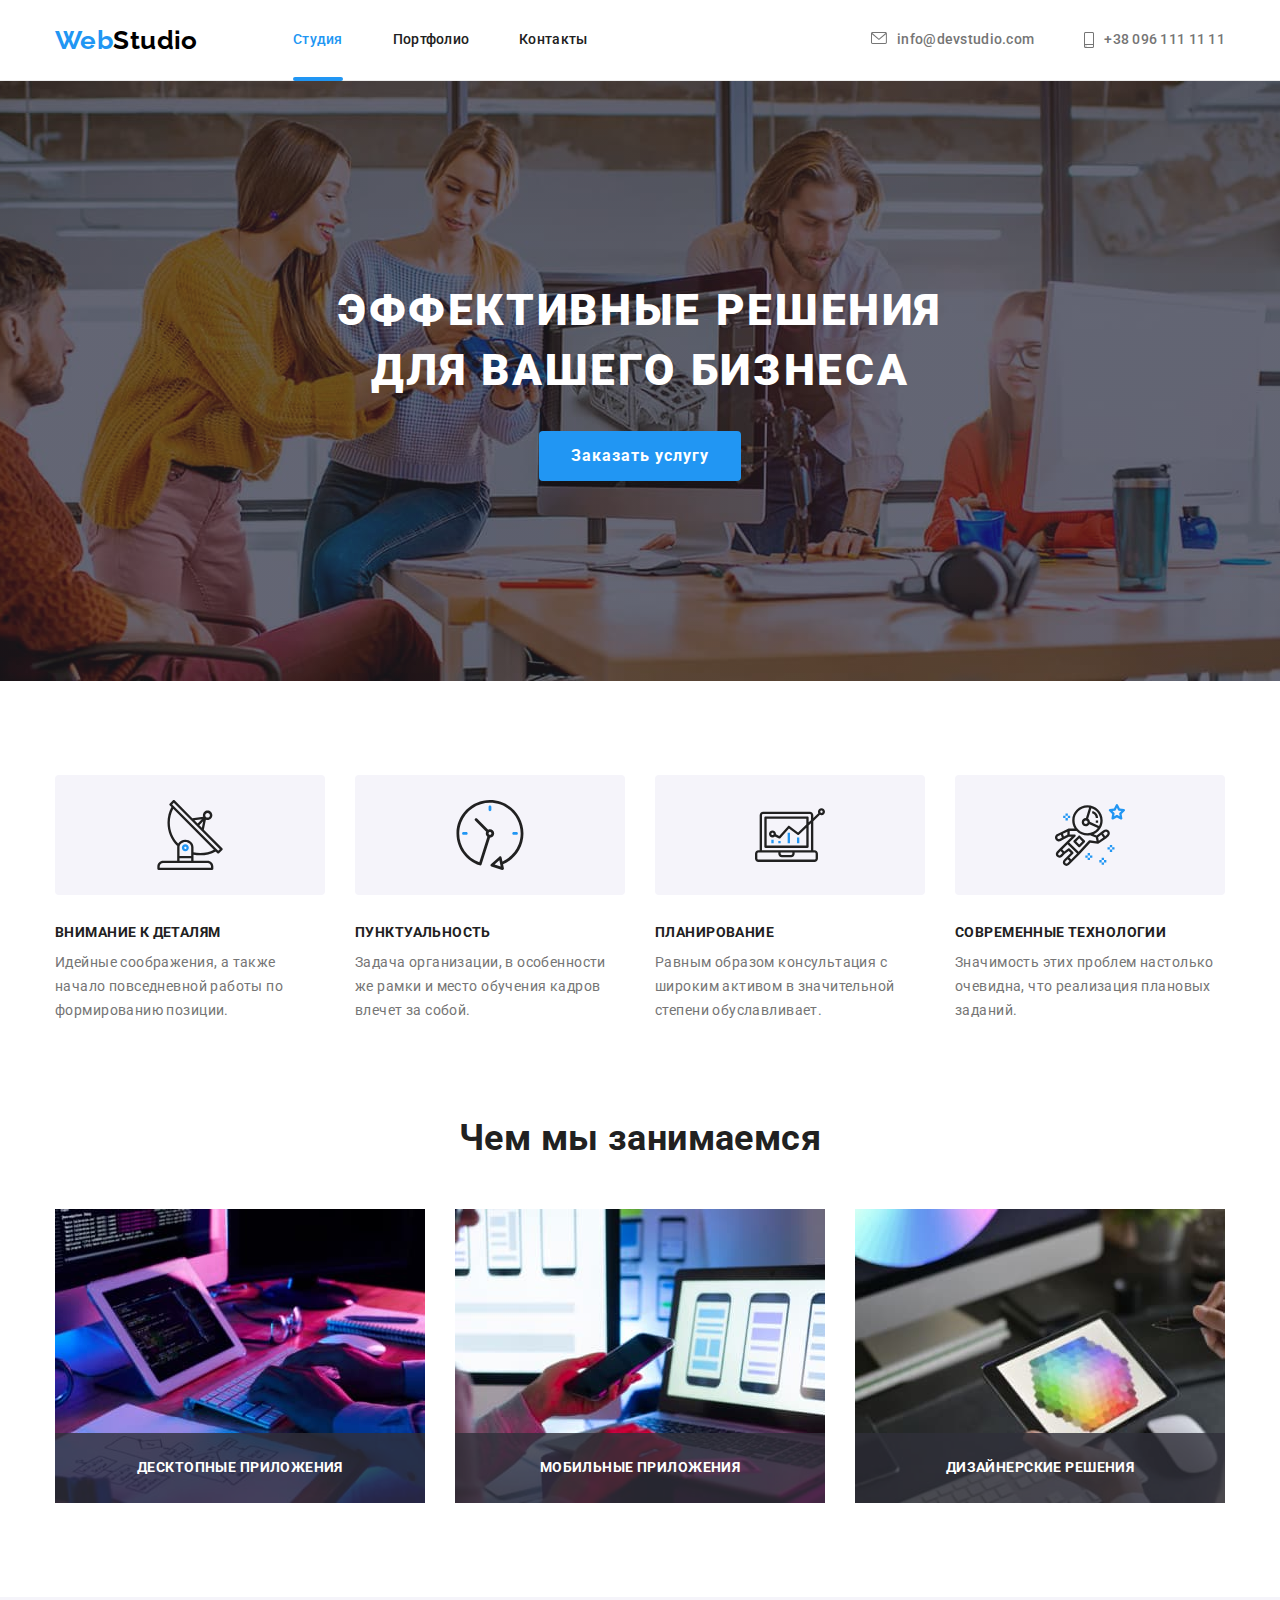
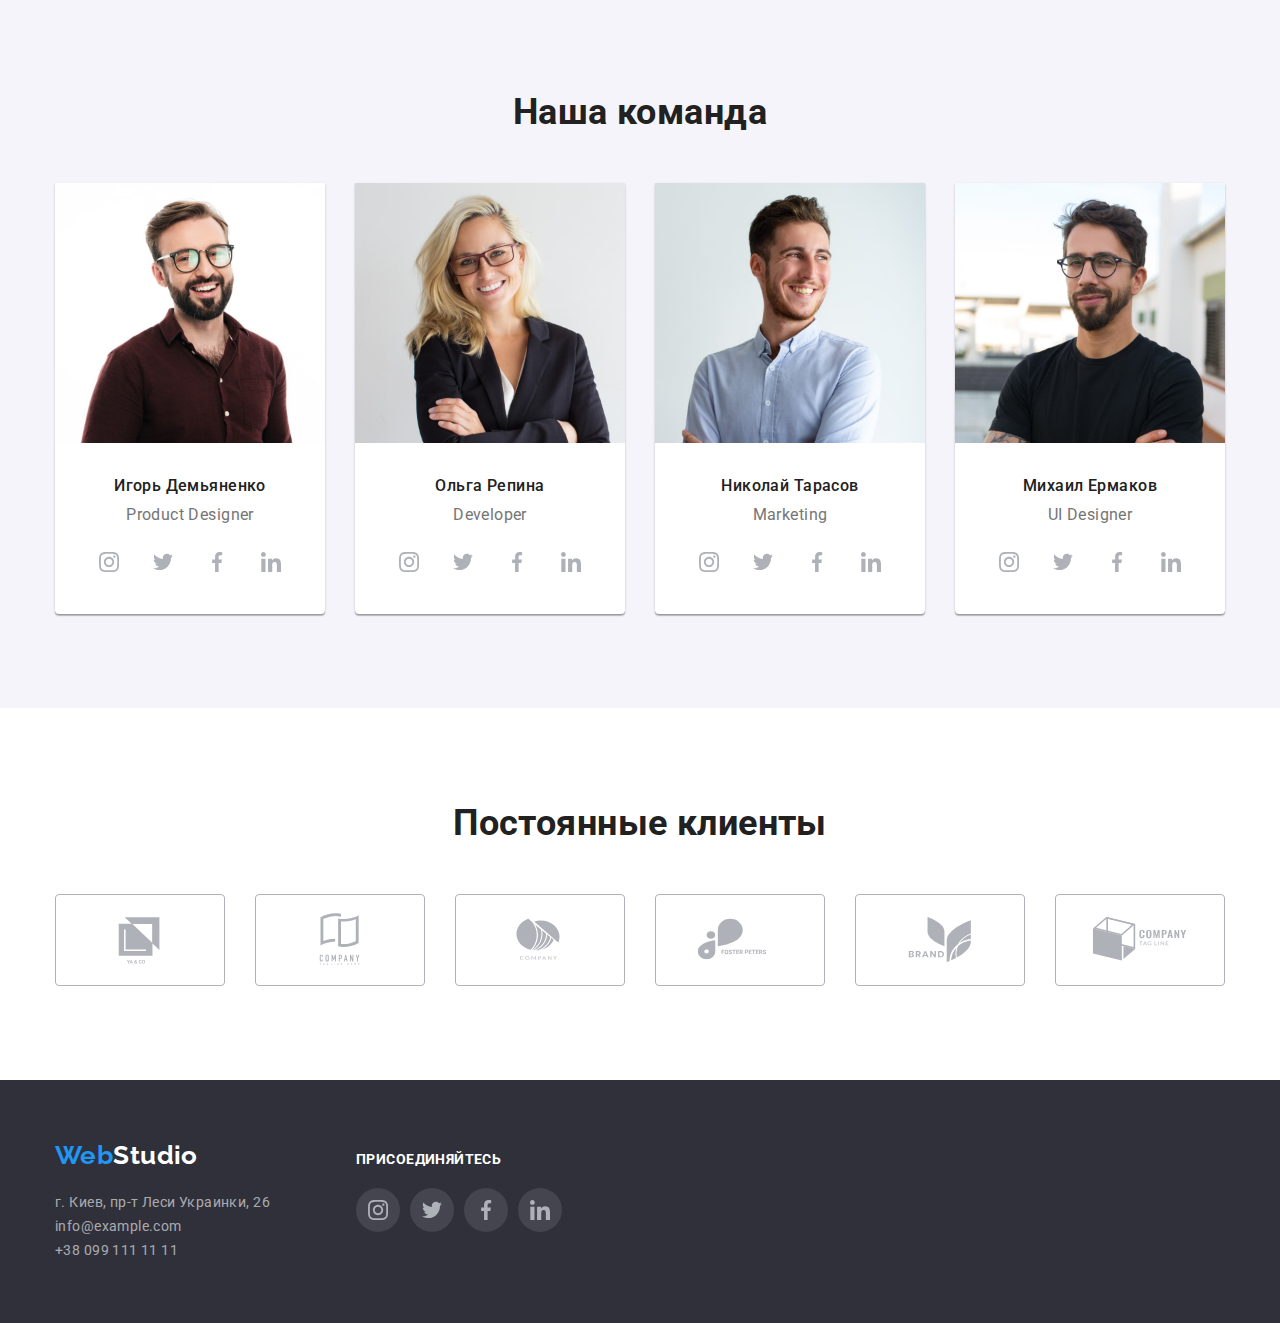
<file: index.html>
<!DOCTYPE html>
<html lang="ru">
<head>
    <meta charset="UTF-8">
    <meta http-equiv="X-UA-Compatible" content="IE=edge">
    <meta name="viewport" content="width=device-width, initial-scale=1.0">
    <title>Document</title>
    <link href="https://fonts.googleapis.com/css2?family=Raleway:wght@700&family=Roboto:wght@400;500;700;900&display=swap"
        rel="stylesheet">
    <link rel="stylesheet" href="https://cdnjs.cloudflare.com/ajax/libs/modern-normalize/1.1.0/modern-normalize.min.css">
    <link rel="stylesheet" href="./css/styles.css"/>
</head>
<body>
    <header>
        <div class="container main-nav">
        <nav class="main-nav">
            <a href="./index.html" class="logo">Web<span class="head-part">Studio</span></a>
            <ul class="site-nav">
                <li class="item"><a href="./index.html" class="current">Студия</a></li>
                <li class="item"><a href="./portfolio.html">Портфолио</a></li>
                <li class="item"><a href="">Контакты</a></li>
            </ul>
        </nav>
        <ul class="auth-nav">
            <li class="item"><a class="auth-nav-link" href="mailto:info@devstudio.com">
                <svg class="auth-nav-icon" width="16" height="12">
                    <use href="./images/icons.svg#envelope"></use>
                </svg>
                info@devstudio.com</a>
            </li>
            <li class="item"><a class="auth-nav-link" href="tel:+380961111111">
                <svg class="auth-nav-icon" width="10" height="16">
                    <use href="./images/icons.svg#smartphone"></use>
                </svg>
                +38 096 111 11 11</a>
            </li>
        </ul>
        </div>
    </header>
    <main class="studio-page">
        <div class="hero-background">
        <section class="hero">            
            <div class="container">
            <h1>Эффективные решения для вашего бизнеса</h1>
            <button data-modal-open type="button" class="filter-btn button-main">Заказать услугу</button>
            </div>
        </section>
        </div>
        <section class="section advantages">
            <div class="container">
            <h2 class="hidden">Преимущества работы с WebStudio</h2>
            <ul class="advantages-list">
                <li class="item">
                    <div class="icon">
                    <svg class="advantages-icon">
                        <use href="./images/icons.svg#antenna"></use>
                    </svg>
                    </div>
                    <h3 class="subtitle">Внимание к деталям</h3>
                    <p>Идейные соображения, а также начало повседневной работы по формированию позиции.</p>
                </li>
                <li class="item">
                    <div class="icon">
                    <svg class="advantages-icon">
                        <use href="./images/icons.svg#clock"></use>
                    </svg>
                    </div>
                    <h3 class="subtitle">Пунктуальность</h3>
                    <p>Задача организации, в особенности же рамки и место обучения кадров влечет за собой.</p>
                </li>
                <li class="item">
                    <div class="icon">
                    <svg class="advantages-icon">
                        <use href="./images/icons.svg#diagram"></use>
                    </svg>
                    </div>
                    <h3 class="subtitle">Планирование</h3>
                    <p>Равным образом консультация с широким активом в значительной степени обуславливает.</p>
                </li>
                <li class="item">
                    <div class="icon">
                    <svg class="advantages-icon">
                        <use href="./images/icons.svg#astronaut"></use>
                    </svg>
                    </div>
                    <h3 class="subtitle">Современные технологии</h3>
                    <p>Значимость этих проблем настолько очевидна, что реализация плановых заданий.</p>
                </li>
            </ul>
            </div>
        </section>
        <section class="section advantages">
            <div class="container">
            <h2 class="section-title">Чем мы занимаемся</h2>
            <ul class="advantages-list">
                <li class="photo-item"><img src="./images/image1.jpg" 
                         alt="человек печатает на клавиатуре на рабочем офисном месте" 
                         width="370"/>
                         <div class="block-descript">
                         <p class="photo-descript">Десктопные приложения</p>
                         </div>
                </li>
                <li class="photo-item"><img src="./images/image2.jpg"
                         alt="человек сидит за столом, перед ноутбуком и держит в руке телефон"
                         width="370"/>
                        <div class="block-descript">
                         <p class="photo-descript">Мобильные приложения</p></div>
                </li>
                <li class="photo-item"><img src="./images/image3.jpg"
                         alt="человек сидит за столом и держит в руках планшет" 
                         width="370"/>
                        <div class="block-descript">
                         <p class="photo-descript">Дизайнерские решения</p></div>
                </li>
            </ul>
            </div>
        </section>
        <section class="section team">
            <div class="container">
            <h2 class="section-title">Наша команда</h2>
            <ul class="team-list">
                <li class="team-item">
                    <img src="./images/igor.jpg" alt="Игорь Демьяненко" width="270"/>
                    <div class="card-item">
                    <h3 class="subtitle">Игорь Демьяненко</h3>
                    <p>Product Designer</p>
                    <ul class="team-contacts-list">
                        <li class="team-contacts">
                            <a class="team-link" href="">
                                <svg class="team-contacts-icon">
                            <use href="./images/icons.svg#instagram"></use>
                        </svg></a></li>
                        <li class="team-contacts">
                            <a class="team-link" href="">
                                <svg class="team-contacts-icon">
                            <use href="./images/icons.svg#twitter"></use>
                        </svg></a></li>
                        <li class="team-contacts">
                            <a class="team-link" href="">
                                <svg class="team-contacts-icon">
                            <use href="./images/icons.svg#facebook"></use>
                        </svg></a></li>
                        <li class="team-contacts">
                            <a class="team-link" href="">
                                <svg class="team-contacts-icon">
                            <use href="./images/icons.svg#linkedin"></use>
                        </svg></a></li>
                    </ul>
                    </div>
                </li>
                <li class="team-item">
                    <img src="./images/olga.jpg" alt="Ольга Репина" width="270"/>
                    <div class="card-item">
                    <h3 class="subtitle">Ольга Репина</h3>
                    <p>Developer</p>
                    <ul class="team-contacts-list">
                        <li class="team-contacts">
                            <a class="team-link" href="">
                                <svg class="team-contacts-icon">
                                    <use href="./images/icons.svg#instagram"></use>
                                </svg></a>
                        </li>
                        <li class="team-contacts">
                            <a class="team-link" href="">
                                <svg class="team-contacts-icon">
                                    <use href="./images/icons.svg#twitter"></use>
                                </svg></a>
                        </li>
                        <li class="team-contacts">
                            <a class="team-link" href="">
                                <svg class="team-contacts-icon">
                                    <use href="./images/icons.svg#facebook"></use>
                                </svg></a>
                        </li>
                        <li class="team-contacts">
                            <a class="team-link" href="">
                                <svg class="team-contacts-icon">
                                    <use href="./images/icons.svg#linkedin"></use>
                                </svg></a>
                        </li>
                    </ul>
                    </div>
                </li>
                <li class="team-item">
                    <img src="./images/nikolai.jpg" alt="Николай Тарасов" width="270"/>
                    <div class="card-item">
                    <h3 class="subtitle">Николай Тарасов</h3>
                    <p>Marketing</p>
                    <ul class="team-contacts-list">
                        <li class="team-contacts">
                            <a class="team-link" href="">
                                <svg class="team-contacts-icon">
                                    <use href="./images/icons.svg#instagram"></use>
                                </svg></a>
                        </li>
                        <li class="team-contacts">
                            <a class="team-link" href="">
                                <svg class="team-contacts-icon">
                                    <use href="./images/icons.svg#twitter"></use>
                                </svg></a>
                        </li>
                        <li class="team-contacts">
                            <a class="team-link" href="">
                                <svg class="team-contacts-icon">
                                    <use href="./images/icons.svg#facebook"></use>
                                </svg></a>
                        </li>
                        <li class="team-contacts">
                            <a class="team-link" href="">
                                <svg class="team-contacts-icon">
                                    <use href="./images/icons.svg#linkedin"></use>
                                </svg></a>
                        </li>
                    </ul>
                    </div>
                </li>
                <li class="team-item">                    
                    <img src="./images/michael.jpg" alt="Михаил Ермаков" width="270"/>
                    <div class="card-item">
                    <h3 class="subtitle">Михаил Ермаков</h3>
                    <p>UI Designer</p>
                    <ul class="team-contacts-list">
                        <li class="team-contacts">
                            <a class="team-link" href="">
                                <svg class="team-contacts-icon">
                                    <use href="./images/icons.svg#instagram"></use>
                                </svg></a>
                        </li>
                        <li class="team-contacts">
                            <a class="team-link" href="">
                                <svg class="team-contacts-icon">
                                    <use href="./images/icons.svg#twitter"></use>
                                </svg></a>
                        </li>
                        <li class="team-contacts">
                            <a class="team-link" href="">
                                <svg class="team-contacts-icon">
                                    <use href="./images/icons.svg#facebook"></use>
                                </svg></a>
                        </li>
                        <li class="team-contacts">
                            <a class="team-link" href="">
                                <svg class="team-contacts-icon">
                                    <use href="./images/icons.svg#linkedin"></use>
                                </svg></a>
                        </li>
                    </ul>
                    </div>
                </li>
            </ul>
            </div>
        </section>
        <section class="section clientel">
            <div class="container">
                <h2 class="section-title">Постоянные клиенты</h2>
                <ul class="clientel-list">
                    <li class="clientel-item">
                        <a class="clientel-link" href="">
                            <svg class="clientel-icon">
                                <use href="./images/icons.svg#logo"></use>
                            </svg>                            
                        </a>
                    </li>
                    <li class="clientel-item">
                        <a class="clientel-link" href="">
                            <svg class="clientel-icon">
                                <use href="./images/icons.svg#logo1"></use>
                            </svg>
                        </a>
                    </li>
                    <li class="clientel-item">
                        <a class="clientel-link" href="">
                            <svg class="clientel-icon">
                                <use href="./images/icons.svg#logo2"></use>
                            </svg>
                        </a>
                    </li>
                    <li class="clientel-item">
                        <a class="clientel-link" href="">
                            <svg class="clientel-icon">
                                <use href="./images/icons.svg#logo3"></use>
                            </svg>
                        </a>
                    </li>
                    <li class="clientel-item">
                        <a class="clientel-link" href="">
                            <svg class="clientel-icon">
                                <use href="./images/icons.svg#logo4"></use>
                            </svg>
                        </a>
                    </li>
                    <li class="clientel-item">
                        <a class="clientel-link" href="">
                            
                            <svg class="clientel-icon">
                                <use href="./images/icons.svg#logo5"></use>
                            </svg>
                        </a>
                    </li>
                </ul>
            </div>
        </section>
    </main>
    <footer>
        <div class="container footer">
        <div class="container-address">
        <a href="./index.html" class="logo">Web<span class="foot-part">Studio</span></a>
        <address>
            <ul>
                <li><a href="https://goo.gl/maps/piqngm7oDQpEDh6u6" target="_blank" rel="noopener nofollow noreferrer" class="map">г. Киев, пр-т Леси Украинки, 26</a></li>
                <li><a href="mailto:info@example.com" class="contact">info@example.com</a></li>
                <li><a href="tel:+380991111111" class="contact">+38 099 111 11 11</a></li>
            </ul>
        </address>
        </div>
        <div class="container-link">
            <p class="invitation">Присоединяйтесь</p>
            <ul class="company-contacts-list">
                <li class="company-contacts-item">
                    <a class="company-contacts-link" href="">
                        <svg class="company-contacts-icon">
                            <use href="./images/icons.svg#instagram-f"></use>
                        </svg>
                    </a>
                </li>
                <li class="company-contacts-item">
                    <a class="company-contacts-link" href="">
                        <svg class="company-contacts-icon">
                            <use href="./images/icons.svg#twitter-f"></use>
                        </svg>
                    </a>
                </li>
                <li class="company-contacts-item">
                    <a class="company-contacts-link" href="">
                        <svg class="company-contacts-icon">
                            <use href="./images/icons.svg#facebook-f"></use>
                        </svg>
                    </a>
                </li>
                <li class="company-contacts-item">
                    <a class="company-contacts-link" href="">
                        <svg class="company-contacts-icon">
                            <use href="./images/icons.svg#linkedin-f"></use>
                        </svg>
                    </a>
                </li>
            </ul>
        </div>
        </div>
    </footer>
    <div class="backdrop is-hidden" data-modal>
        <div class="modal">
            <button data-modal-close class="modal-btn">
                <svg class="modal-icon">
                    <use href="./images/icons.svg#close-black"></use>
                </svg>
            </button>
        </div>
    </div>
    <script src="./js/modal.js"></script>
</body>
</html>
</file>
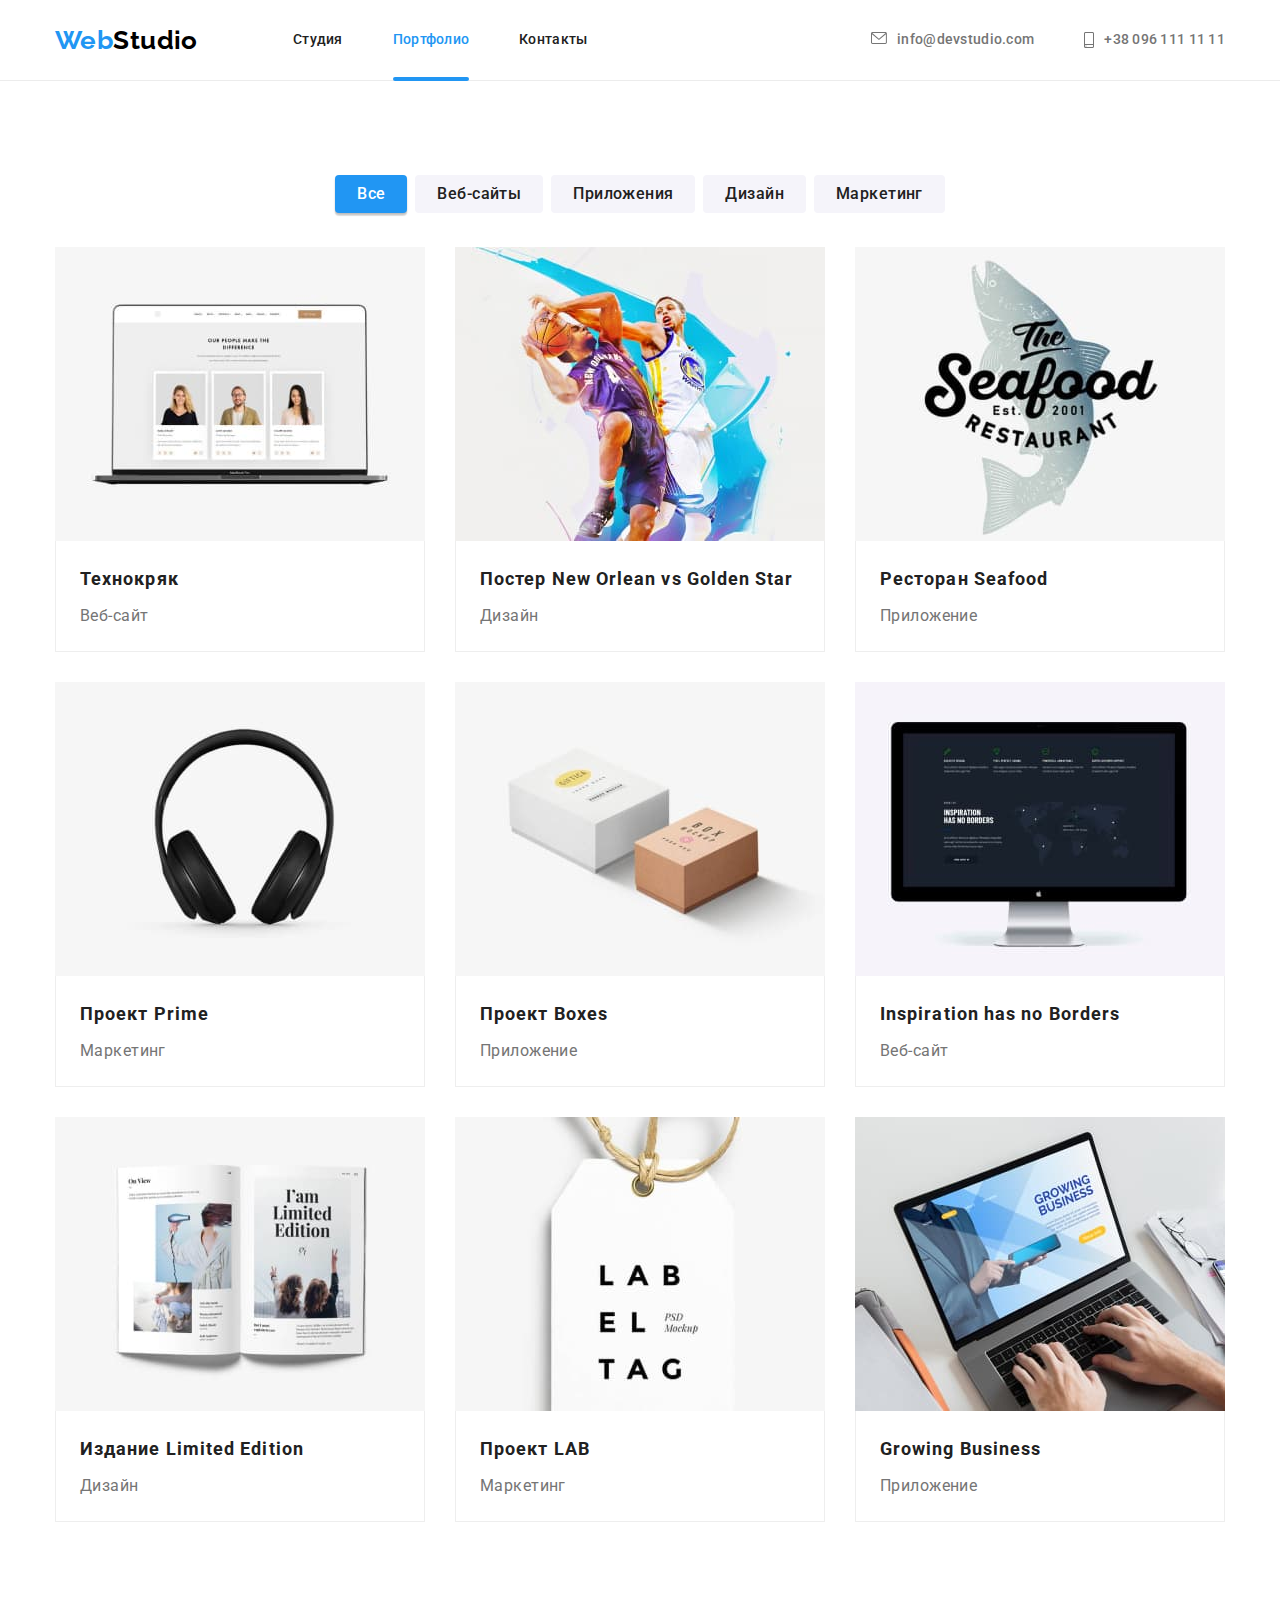
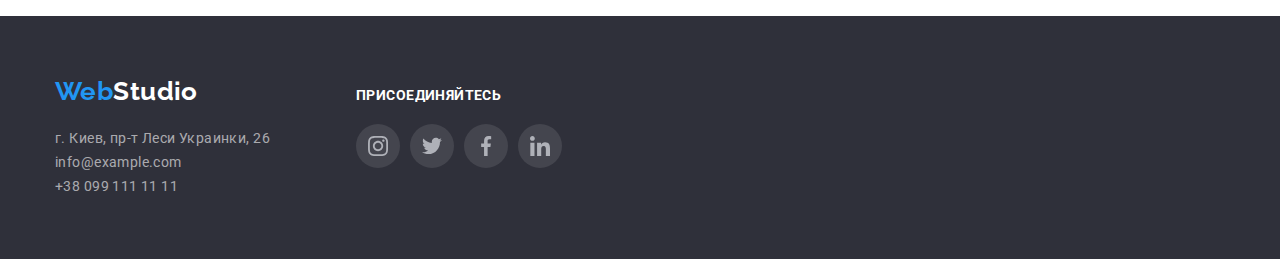
<file: portfolio.html>
<!DOCTYPE html>
<html lang="ru">
<head>
    <meta charset="UTF-8">
    <meta http-equiv="X-UA-Compatible" content="IE=edge">
    <meta name="viewport" content="width=device-width, initial-scale=1.0">
    <title>Document</title>
    <link href="https://fonts.googleapis.com/css2?family=Raleway:wght@700&family=Roboto:wght@400;500;700;900&display=swap"
        rel="stylesheet">
    <link rel="stylesheet" href="https://cdnjs.cloudflare.com/ajax/libs/modern-normalize/1.1.0/modern-normalize.min.css">
    <link rel="stylesheet" href="./css/styles.css"/>
</head>
<body>
    <header>
        <div class="container main-nav">
        <nav class="main-nav">
            <a href="./index.html" class="logo">Web<span class="head-part">Studio</span></a>
            <ul class="site-nav">
                <li class="item"><a href="./index.html">Студия</a></li>
                <li class="item"><a href="./portfolio.html" class="current">Портфолио</a></li>
                <li class="item"><a href="">Контакты</a></li>
            </ul>
        </nav>
        <ul class="auth-nav">
            <li class="item"><a class="auth-nav-link" href="mailto:info@devstudio.com">
                    <svg class="auth-nav-icon" width="16" height="12">
                        <use href="./images/icons.svg#envelope"></use>
                    </svg>
                    info@devstudio.com</a>
            </li>
            <li class="item"><a class="auth-nav-link" href="tel:+380961111111">
                    <svg class="auth-nav-icon" width="10" height="16">
                        <use href="./images/icons.svg#smartphone"></use>
                    </svg>
                    +38 096 111 11 11</a>
            </li>
        </ul>
        </div>
    </header>
    <main class="portfolio-page">
        <div class="container">
        <h1 class="hidden">Примеры работ</h1>
        <ul class="filter">
            <li><button type="button" class="filter-btn current">Все</button></li>
            <li><button type="button" class="filter-btn">Веб-сайты</button></li>
            <li><button type="button" class="filter-btn">Приложения</button></li>
            <li><button type="button" class="filter-btn">Дизайн</button></li>
            <li><button type="button" class="filter-btn">Маркетинг</button></li>
        </ul>
        <ul class="portfolio-list">
            <li class="item">
                <a class="link" href="">
                    <div class="card-img"><img src="./images/tech.jpg" alt="страница сайта на экране ноутбука" width="370"/>
                    <div class="overlay-text">Ресурс предлагает комплексные предложения с разным уровнем функционала и сервисов. Все это позволит посетителю получить
                    исчерпывающие сведения о компании или частном лице.</div>
                    </div>                    
                <div class="card-item">        
                    <h2 class="subtitle">Технокряк</h2>
                    <p>Веб-сайт</p>
                </div>
                </a>
            </li>
            <li class="item">
                <a class="link" href="">
                <div class="card-img"><img src="./images/basketball.jpg" alt="два баскетболиста" width="370" />
                    <div class="overlay-text">Ресурс предлагает комплексные предложения с разным уровнем функционала и сервисов. Все это
                        позволит посетителю получить
                        исчерпывающие сведения о компании или частном лице.</div>
                </div>
                <div class="card-item">
                    <h2 class="subtitle">Постер New Orlean vs Golden Star</h2>
                    <p>Дизайн</p>
                </div>
            </a>
            </li>
            <li class="item">
                <a class="link" href="">
                    <div class="card-img"><img src="./images/seafood.jpg"
                        alt="логотип ресторана Seafood" width="370" />
                    <div class="overlay-text">Ресурс предлагает комплексные предложения с разным уровнем функционала и сервисов. Все это
                        позволит посетителю получить
                        исчерпывающие сведения о компании или частном лице.</div></div>
                <div class="card-item">        
                    <h2 class="subtitle">Ресторан Seafood</h2>
                    <p>Приложение</p>
                </div>
            </a>
            </li>
            <li class="item">
                <a class="link" href="">
                    <div class="card-img" ><img src="./images/prime.jpg" alt="наушники" width="370"/>
                    <div class="overlay-text">Ресурс предлагает комплексные предложения с разным уровнем функционала и сервисов. Все это
                        позволит посетителю получить
                        исчерпывающие сведения о компании или частном лице.</div>
                    </div>
                    <div class="card-item">        
                    <h2 class="subtitle">Проект Prime</h2>
                    <p>Маркетинг</p>
                </div>
            </a>
            </li>
            <li class="item">
                <a class="link" href="">
                <div class="card-img"><img src="./images/boxes.jpg" alt="две картонные коробки" width="370" />
                <div class="overlay-text">Ресурс предлагает комплексные предложения с разным уровнем функционала и сервисов. Все это
                    позволит посетителю получить
                    исчерпывающие сведения о компании или частном лице.</div>
                </div>
                <div class="card-item">        
                    <h2 class="subtitle">Проект Boxes</h2>
                    <p>Приложение</p>
                </div>
            </a>
            </li>
            <li class="item">
                <a class="link" href="">
                <div class="card-img" ><img src="./images/inspiration.jpg" alt="страница сайта на экране монитора" width="370" />
                <div class="overlay-text">Ресурс предлагает комплексные предложения с разным уровнем функционала и сервисов. Все это
                    позволит посетителю получить
                    исчерпывающие сведения о компании или частном лице.</div>
                </div>
                    <div class="card-item">        
                    <h2 class="subtitle">Inspiration has no Borders</h2>
                    <p>Веб-сайт</p>
                </div>
            </a>
            </li>
            <li class="item">
                <a class="link" href="">
                <div class="card-img" ><img src="./images/limited-edition.jpg" alt="страница журнала" width="370" />
                <div class="overlay-text">Ресурс предлагает комплексные предложения с разным уровнем функционала и сервисов. Все это
                    позволит посетителю получить
                    исчерпывающие сведения о компании или частном лице.</div>
                </div>
                    <div class="card-item">        
                    <h2 class="subtitle">Издание Limited Edition</h2>
                    <p>Дизайн</p>
                </div>
            </a>
            </li>
            <li class="item">
                <a class="link" href="">
                <div class="card-img"><img src="./images/lab.jpg" alt="бирка" width="370" />
                <div class="overlay-text">Ресурс предлагает комплексные предложения с разным уровнем функционала и сервисов. Все это
                    позволит посетителю получить
                    исчерпывающие сведения о компании или частном лице.</div>
                </div>
                    <div class="card-item">        
                    <h2 class="subtitle">Проект LAB</h2>
                    <p>Маркетинг</p>
                </div>
            </a>
            </li>
            <li class="item">
                <a class="link" href="">
                <div class="card-img"><img src="./images/business.jpg" alt="страница сайта на экране ноутбука" width="370" />
                <div class="overlay-text">Ресурс предлагает комплексные предложения с разным уровнем функционала и сервисов. Все это
                    позволит посетителю получить
                    исчерпывающие сведения о компании или частном лице.</div>
                </div>
                    <div class="card-item">        
                    <h2 class="subtitle">Growing Business</h2>
                    <p>Приложение</p>
                </div>
            </a>
            </li>
        </div>
        </ul>
    </main>
    <footer>
        <div class="container footer">
            <div class="container-address">
                <a href="./index.html" class="logo">Web<span class="foot-part">Studio</span></a>
                <address>
                    <ul>
                        <li><a href="https://goo.gl/maps/piqngm7oDQpEDh6u6" target="_blank"
                                rel="noopener nofollow noreferrer" class="map">г. Киев, пр-т Леси Украинки, 26</a></li>
                        <li><a href="mailto:info@example.com" class="contact">info@example.com</a></li>
                        <li><a href="tel:+380991111111" class="contact">+38 099 111 11 11</a></li>
                    </ul>
                </address>
            </div>
            <div class="container-link">
                <p class="invitation">Присоединяйтесь</p>
                <ul class="company-contacts-list">
                    <li class="company-contacts-item">
                        <a class="company-contacts-link" href="">
                            <svg class="company-contacts-icon">
                                <use href="./images/icons.svg#instagram-f"></use>
                            </svg>
                        </a>
                    </li>
                    <li class="company-contacts-item">
                        <a class="company-contacts-link" href="">
                            <svg class="company-contacts-icon">
                                <use href="./images/icons.svg#twitter-f"></use>
                            </svg>
                        </a>
                    </li>
                    <li class="company-contacts-item">
                        <a class="company-contacts-link" href="">
                            <svg class="company-contacts-icon">
                                <use href="./images/icons.svg#facebook-f"></use>
                            </svg>
                        </a>
                    </li>
                    <li class="company-contacts-item">
                        <a class="company-contacts-link" href="">
                            <svg class="company-contacts-icon">
                                <use href="./images/icons.svg#linkedin-f"></use>
                            </svg>
                        </a>
                    </li>
                </ul>
            </div>
        </div>
    </footer>
    </body>
    </html>
</file>
<file: css/styles.css>
:root {
    --title-text-color: #212121;
    --secondary-text-color: #2196f3;
    --text-color: #757575;
    --white-color: #ffffff;
}

body {
    color: var(--text-color);
    background-color: var(--white-color);
    font-family: roboto, sans-serif;
    font-size: 14px;
    letter-spacing: 0.03em;
}

ul {
    list-style: none;
    padding: 0;
    margin: 0;
}

.container {
    margin-left: auto;
    margin-right: auto;
    width: 1200px;
    padding-left: 15px;
    padding-right: 15px;
}

/* header */
header {
    border-bottom: 1px solid #ececec;
}
nav > a[href] {
    display: inline-block;
    min-width: 145px;
    }
.logo {
    color: var(--secondary-text-color);
    font-family: raleway, sans-serif;
    font-weight: 700;
    font-size: 26px;
    line-height: 1.19;
    text-decoration: none;
    }
.head-part {
    color: #000000;
}
.foot-part {
    color: var(--white-color);
}

/* site-nav*/
.main-nav {
    display: flex;
    align-items: center;
}
.site-nav {
    display: flex;
    margin-left: 93px;
}
.site-nav .item {
    position: relative;
}
.site-nav .item:not(:last-child) {
    margin-right: 50px;
}
.site-nav a {
    color: var(--title-text-color);
    font-weight: 500;
    line-height: 1.14;
    letter-spacing: 0.02em;
    text-decoration: none;
    padding-top: 32px;
    padding-bottom: 32px;
    display: block;
}
.site-nav .current {
    color: var(--secondary-text-color);
}
.site-nav .current::after {
    content: '';

    position: absolute;
    left: 0;
    bottom: -1px;

    display: block;
    width: 100%;
    height: 4px;

    background-color: var(--secondary-text-color);
    border-radius: 2px;
}
.site-nav a:hover,
.site-nav a:focus {
    color: var(--secondary-text-color);
}

/* auth-nav */
.auth-nav .auth-nav-link {
    color: var(--text-color);
    font-weight: 500;
    line-height: 1.14;
    letter-spacing: 0.02em;
    text-decoration: none;
}
.auth-nav .auth-nav-link:hover,
.auth-nav .auth-nav-link:focus {
    color: var(--secondary-text-color);
}
.auth-nav-icon {
    fill: currentColor;
}
.auth-nav-link {
    display: flex;
    gap: 10px;
}
.auth-nav .item + .item {
    margin-left: 50px;
}
.auth-nav {
    display: flex;
    margin-left: auto;
}

/* section titles */
.hero h1 {
    color: var(--white-color);
    font-weight: 900;
    font-size: 44px;
    line-height: 1.36;
    letter-spacing: 0.06em;
    text-transform: uppercase;
    margin: 0 auto 30px;
    width: 696px;
}
.hero-background {
    max-width: 1600px;
    height: 600px;
    margin-left: auto;
    margin-right: auto;
    background-color: rgb(47, 48, 58);
    background-image: linear-gradient(
        to right,
        rgba(47, 48, 58, 0.4),
        rgba(47, 48, 58, 0.4)
    ),
        url("../images/hero.jpg");
    background-repeat: no-repeat;
    background-position: center;
    background-size: cover;
}
.portfolio-page .subtitle {
    font-size: 18px;
    line-height: 2;
    letter-spacing: 0.06em;
    margin-bottom: 4px;
    }
.section-title {
    font-size: 36px;
    line-height: 1.17;
    text-align: center;
    margin-bottom: 50px;
}
.section-title,
.subtitle {
    color: var(--title-text-color);
    font-weight: 700;
    margin-top: 0;
    }
.subtitle {
    margin-bottom: 10px;
}
.advantages .subtitle {
    font-size: inherit;
    line-height: 1.14;
    text-transform: uppercase;
    }
.team .subtitle {
    font-weight: 500;
}
.team .subtitle,
.section.team p {
    font-size: 16px;
    line-height: 1.19;
    text-align: center;
}
.hidden {
    position: absolute;
    width: 1px;
    height: 1px;
    margin: -1px;
    border: 0;
    padding: 0;
    white-space: nowrap;
    clip-path: inset(100%);
    clip: rect(0 0 0 0);
    overflow: hidden;
}


/* sections */
.hero {
    text-align: center;
    padding-bottom: 200px;
    padding-top: 200px;
}
.team {
    background-color: #f5f4fa;
}
.advantages {
    margin-top: 0;
}
.advantages-icon {
    width: 70px;
    height: 70px;
}
.advantages-list .icon {
    display: flex;
    justify-content: center;
    align-items: center;
    width: 270px;
    height: 120px;
    margin-bottom: 30px;

    background: #F5F4FA;

    border-radius: 4px;
}
.advantages + .advantages {
    padding-top: 0;
    margin-top: 0;
}
.advantages .item > p {
    line-height: 1.71;
}
.advantages-list {
    display: flex;
    justify-content: center;
}
.advantages-list .item {
    width: 270px;
    margin-left: 30px;
}
.advantages-list .item:first-child {
    margin-left: 0;
}
.advantages-list .photo-item {
    position: relative;
    display: block;
    height: 100%;
    width: 370px;
    margin-left: 30px;
}
.advantages-list .photo-item img {
    display: block;
}
.advantages-list .photo-item:first-child {
    margin-left: 0;
}
.block-descript {
    content: '';
    
    position: absolute;
    
    left: 0;
    bottom: 0;
    width: 100%;
    height: 70px;
        
    background: rgba(47, 48, 58, 0.8);
}
.advantages-list .photo-descript {
    min-width: 100%;
    margin: 0;
    padding: 27px;
    
  font-weight: 700;
  font-style: normal;
  line-height: 1.14;
  text-align: center;
  text-transform: uppercase;
  color: #FFFFFF;
}
.team-list,
.clientel-list,
.team-contacts-list {
    display: flex;
    justify-content: center;
}
.team-list .team-item {
    width: 270px;
    margin-left: 30px;
    background-color: #ffffff;
    border-radius: 0 0 4px 4px;
    box-shadow: 0px 1px 3px rgba(0, 0, 0, 0.12), 0px 1px 1px rgba(0, 0, 0, 0.14), 0px 2px 1px rgba(0, 0, 0, 0.2);
}
.team-list .team-item:first-child {
    margin-left: 0;
}
.team-link {
    display: flex;
    justify-content: center;
    align-items: center;
    gap: 10px;
    width: 100%;
    text-decoration: none;
    color: #AFB1B8;
}
.team-contacts {
    display: flex;
    justify-content: center;
    width: 44px;
    height: 44px;
}
.team-contacts-list {
    gap: 10px;
}
.team-contacts-icon {
    width: 20px;
    height: 20px;
    fill: #AFB1B8;
}
.team .card-item > p {
    margin-bottom: 16px;
}
.portfolio-page a {
    text-decoration: none;
}
.portfolio-page p {
    color: var(--text-color);
    font-size: 16px;
    line-height: 1.88;
    margin-top: 0;
    margin-bottom: 20px;
    }
.portfolio-page p:last-child {
    margin-bottom: 0;
}
.portfolio-page {
    padding-top: 94px;
    padding-bottom: 94px;
}
.section {
    padding-top: 94px;
    padding-bottom: 94px;
}
p {
    margin-top: 0;
    margin-bottom: 0;
}
.section.team {
    margin-bottom: 0;
    margin-top: 0;
}
.filter {
    display: flex;
    justify-content: center;
    margin-bottom: 34px;
}
.filter li:nth-child(n+2) {
    margin-left: 8px;
}
.team img {
    margin-bottom: 30px;
}
.team .team-item {
    padding-bottom: 30px;
}
.portfolio-list {
    display: flex;
    flex-wrap: wrap;
    justify-content: center;
}
.portfolio-list .item {
    width: 370px;
    margin-left: 30px;
    margin-bottom: 30px;
    overflow: hidden;
}
.portfolio-list .item:hover {
box-shadow: 0px 1px 3px rgba(0, 0, 0, 0.12),
0px 1px 1px rgba(0, 0, 0, 0.14),
0px 2px 1px rgba(0, 0, 0, 0.2);
}
.portfolio-list .item:nth-child(3n+1) {
    margin-left: 0;
}
.portfolio-list .item:nth-child(n+7) {
    margin-bottom: 0;
}
.portfolio-list .card-item {
    padding: 20px 24px;
    border: 1px solid #eeeeee;
    border-top: none;
}
.portfolio-list img {
    display: block;
}
.portfolio-list .link {
    display: flex;
    flex-direction: column;
}
.portfolio-list .card-img {
    position: relative;
    overflow: hidden;
}

.portfolio-list .overlay-text {
    position: absolute;
    top: 0;
    
    display: flex;
    align-items: center;
    width: 100%;
    height: 100%;
    padding: 0 24px;

    color: #FFFFFF;
    font-size: 18px;
    line-height: 1.56;
    background-color: rgba(33, 150, 243, 0.9);
    opacity: 0;
}
.card-img .overlay-text {
    transform: translateY(100%);
    transition: transform 250ms cubic-bezier(0.4, 0, 0.2, 1), opacity 250ms cubic-bezier(0.4, 0, 0.2, 1);
}

.portfolio-list .item:hover .overlay-text {
    opacity: 1;
    transform: translateY(0);
    transition: transform 250ms cubic-bezier(0.4, 0, 0.2, 1), opacity 250ms cubic-bezier(0.4, 0, 0.2, 1);
}
.portfolio-list .item:hover .card-img {
    overflow: hidden;
}
.clientel-link {
    display: flex;
    width: 170px;
    height: 92px;
    justify-content: center;
    align-items: center;
    border: 1px solid #AFB1B8;
    border-radius: 4px;
    text-decoration: none;
    color: #AFB1B8;
}
.clientel-item {
    display: flex;
}
.clientel-list {
    gap: 30px;
}
.clientel-icon {
    width: 106px;
    height: 60px;
    fill: #AFB1B8;
}
.clientel-link:hover .clientel-icon,
.clientel-link:focus .clientel-icon {
    fill: var(--secondary-text-color);
}
.clientel-link:hover,
.clientel-link:focus {
    border: 1px solid var(--secondary-text-color);
}
.team-link:hover .team-contacts-icon,
.team-link:focus .team-contacts-icon {
    fill: #ffffff;
    
}
.team-contacts:hover,
.team-contacts:focus {
    background-color: var(--secondary-text-color);
    border-radius: 50%;
}

/* buttons */
.filter-btn.button-main {
    color: var(--white-color);
    background-color: var(--secondary-text-color);
    font-weight: 700;
    line-height: 1.88;
    letter-spacing: 0.06em;
    padding: 10px 32px;
    min-width: 200px;
    }
.filter-btn {
    color: var(--title-text-color);
    background-color: #f5f4fa;
    font-weight: 500;
    font-family: inherit;
    font-size: 16px;
    font-style: normal;
    line-height: 1.62;
    letter-spacing: inherit;
    text-align: center;
    cursor: pointer;
    border-radius: 4px;
    border-width: 0;
    padding: 6px 22px;
    display: inline-block;
}
.filter-btn.current {
    color: #ffffff;
    background-color: var(--secondary-text-color);
    box-shadow: 0px 3px 1px rgba(0, 0, 0, 0.1), 0px 1px 2px rgba(0, 0, 0, 0.08), 0px 2px 2px rgba(0, 0, 0, 0.12);
}
.filter-btn:hover,
.filter-btn:focus {
    color: var(--white-color);
    background-color: var(--secondary-text-color);
    box-shadow: 0px 3px 1px rgba(0, 0, 0, 0.1), 0px 1px 2px rgba(0, 0, 0, 0.08), 0px 2px 2px rgba(0, 0, 0, 0.12);
}

/* footer */
footer {
    background-color: #2f303a;
    padding-top: 60px;
    padding-bottom: 60px;
}
.footer {
    display: flex;
}
.container-address {
    width: 231px;
}
.container-link {
    margin-left: 70px;
    padding-left: 0;
    flex-grow: 1;
}
footer > .container .logo {
    display: inline-block;
    min-width: 145px;
    padding-bottom: 20px;
}
.map {
    color: var(--white-color);
    margin-bottom: 9px;
}
address .contact,
address .map {
    color: rgba(255, 255, 255, 0.6);
    font-style: normal;
    line-height: 1.71;
    text-decoration: none;
}
address .contact:first-child {
    margin-bottom: 9px;
}
.invitation {
    padding-top: 12px;
    margin-bottom: 20px;

    text-transform: uppercase;
    font-style: normal;
    font-weight: 700;
    font-size: 14px;
    line-height: 1.14;
    letter-spacing: 0.03em;
    color: #FFFFFF;
}
.company-contacts-list {
    display: flex;
    justify-content: left;
    gap: 10px;
}
.company-contacts-icon {
    width: 20px;
    height: 20px;
    fill: #AFB1B8;
}
.company-contacts-item {
    display: flex;
    justify-content: center;
    width: 44px;
    height: 44px;
    background-color: rgba(255, 255, 255, 0.1);
    border-radius: 50%;
}
.company-contacts-link {
    display: flex;
    justify-content: center;
    align-items: center;
    gap: 10px;
    width: 100%;
    text-decoration: none;
    color: #AFB1B8;
}
.contact:hover,
.contact:focus {
    color: var(--secondary-text-color);
}
.company-contacts-link:hover .company-contacts-icon,
.company-contacts-link:focus .company-contacts-icon {
    fill: #ffffff;

}
.company-contacts-item:hover,
.company-contacts-item:focus {
    background-color: var(--secondary-text-color);
    border-radius: 50%;
}

/*-----------modal window-----------*/
.backdrop {
    position: fixed;
    top: 0;
    left: 0;
    width: 100%;
    height: 100%;
    background: rgba(0, 0, 0, 0.2);

    opacity: 1;
    transition: opacity 250ms cubic-bezier(0.4, 0, 0.2, 1);
}
.modal {
    position: absolute;
    top: 50%;
    left: 50%;
    transform: translate(-50%, -50%);

    height: 581px;
    width: 528px;

    background-color: #FFFFFF;
    visibility: visible;
    opacity: 1;
    transform: translate(-50%, -50%) scale(1);
    transition: transform 250ms cubic-bezier(0.4, 0, 0.2, 1), opacity 250ms cubic-bezier(0.4, 0, 0.2, 1);
}
.modal-icon {
    display: block;
    width: 18px;
    height: 18px;
    margin: auto;
}
.modal-btn {
    display: block;
    
    margin-top: 8px;
    margin-left: auto;
    margin-right: 8px;
    padding: 0;
    
    width: 30px;
    height: 30px;

    border: 1px solid rgba(0, 0, 0, 0.1);
    border-radius: 50%;
    background-color: #FFFFFF;
}
.backdrop.is-hidden {
    opacity: 0;
    pointer-events: none;
    transition: opacity 250ms cubic-bezier(0.4, 0, 0.2, 1);
    visibility: hidden;
}
.backdrop.is-hidden .modal {
    opacity: 0;
    transform: translate(-50%, -50%) scale(1.2);
    transition: transform 250ms cubic-bezier(0.4, 0, 0.2, 1), opacity 250ms cubic-bezier(0.4, 0, 0.2, 1);
}
</file>
